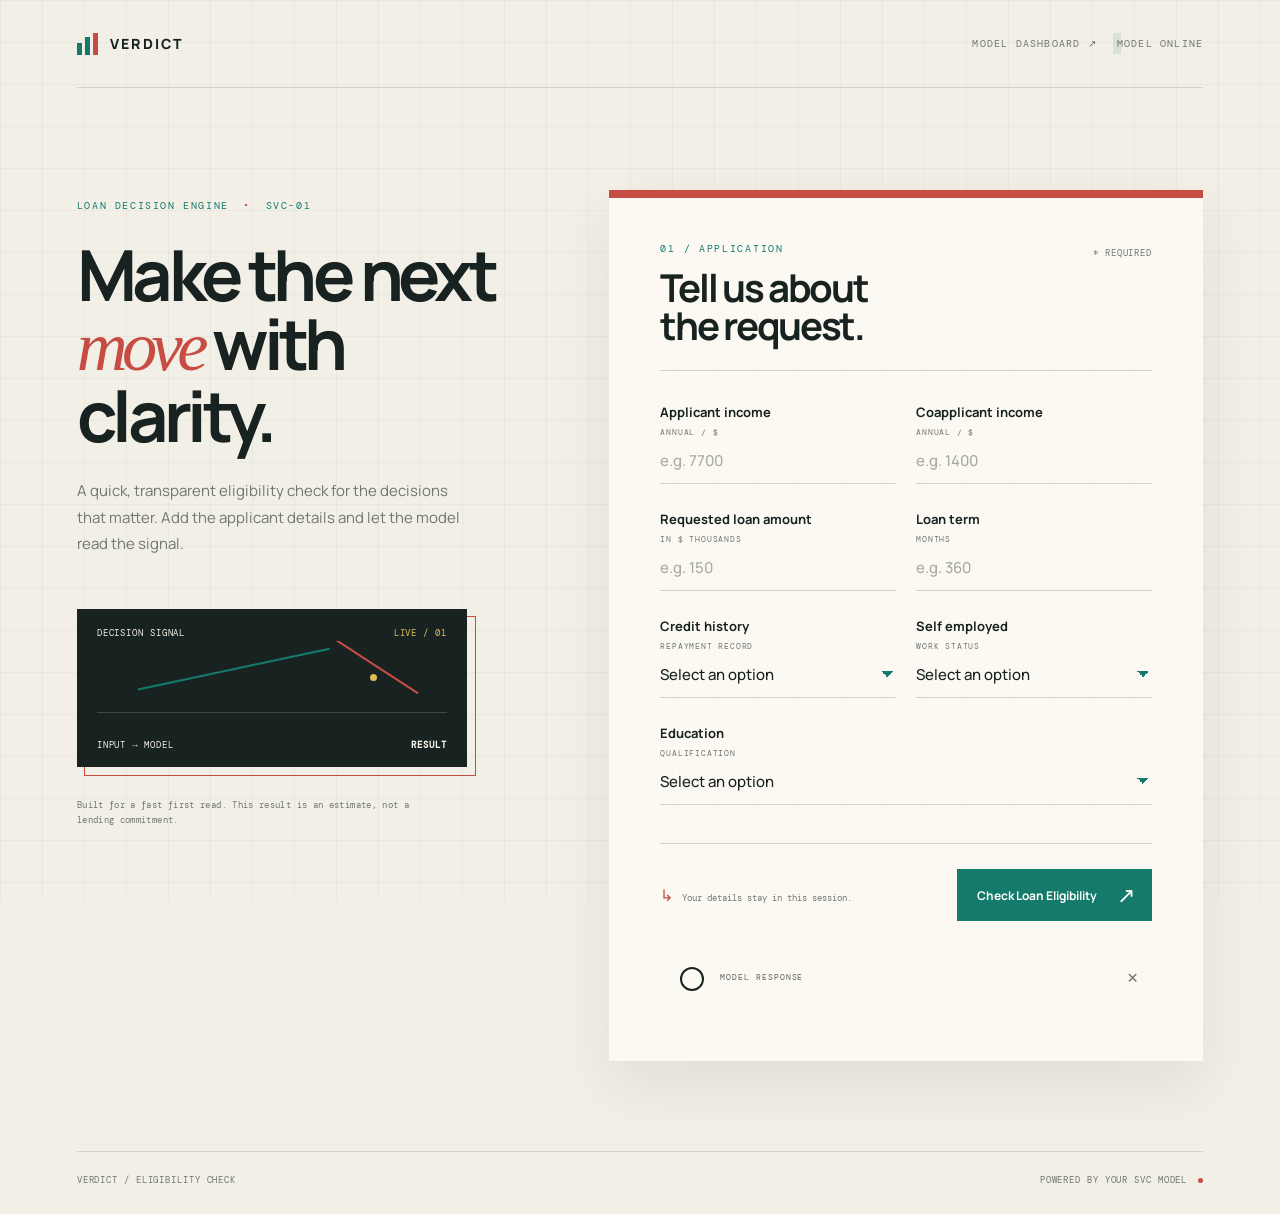
<file: index.html>
<!doctype html>
<html lang="en">
<head>
  <meta charset="UTF-8">
  <meta name="viewport" content="width=device-width, initial-scale=1.0">
  <meta name="description" content="Loan approval eligibility checker powered by a support vector classifier.">
  <title>Verdict | Loan Eligibility</title>
  <link rel="preconnect" href="https://fonts.googleapis.com">
  <link rel="preconnect" href="https://fonts.gstatic.com" crossorigin>
  <link href="https://fonts.googleapis.com/css2?family=DM+Mono:wght@400;500&family=Manrope:wght@400;500;600;700;800&display=swap" rel="stylesheet">
  <link rel="stylesheet" href="styles.css">
</head>
<body>
  <div class="page-shell">
    <header class="topbar">
      <a class="brand" href="/" aria-label="Verdict home">
        <span class="brand-mark" aria-hidden="true"><span></span><span></span><span></span></span>
        <span>VERDICT</span>
      </a>
      <nav class="api-status" style="gap:20px;">
        <a href="/dashboard.html" style="color:inherit;text-decoration:none;letter-spacing:.12em;">MODEL DASHBOARD ↗</a>
        <span><span class="status-dot" aria-hidden="true"></span>MODEL ONLINE</span>
      </nav>
    </header>

    <main class="main-grid">
      <section class="intro-panel" aria-labelledby="page-title">
        <p class="eyebrow">LOAN DECISION ENGINE <span>•</span> SVC-01</p>
        <h1 id="page-title">Make the next<br><em>move</em> with clarity.</h1>
        <p class="intro-copy">A quick, transparent eligibility check for the decisions that matter. Add the applicant details and let the model read the signal.</p>
        <div class="signal-card" aria-label="How the decision is made">
          <div class="signal-card-top"><span class="signal-label">DECISION SIGNAL</span><span class="signal-code">LIVE / 01</span></div>
          <div class="signal-graphic" aria-hidden="true">
            <span class="signal-line signal-line-one"></span>
            <span class="signal-line signal-line-two"></span>
            <span class="signal-point"></span>
            <span class="signal-axis"></span>
          </div>
          <div class="signal-card-bottom"><span>INPUT → MODEL</span><strong>RESULT</strong></div>
        </div>
        <p class="fine-print">Built for a fast first read. This result is an estimate, not a lending commitment.</p>
      </section>

      <section class="form-panel" aria-labelledby="form-title">
        <div class="form-heading">
          <div>
            <p class="section-kicker">01 / APPLICATION</p>
            <h2 id="form-title">Tell us about<br>the request.</h2>
          </div>
          <span class="required-note">* REQUIRED</span>
        </div>

        <form id="loan-form" novalidate>
          <div class="field-grid">
            <label class="field">
              <span>Applicant income <small>ANNUAL / $</small></span>
              <input type="number" name="ApplicantIncome" min="0" step="1" placeholder="e.g. 7700" required>
            </label>
            <label class="field">
              <span>Coapplicant income <small>ANNUAL / $</small></span>
              <input type="number" name="CoapplicantIncome" min="0" step="1" placeholder="e.g. 1400" required>
            </label>
            <label class="field">
              <span>Requested loan amount <small>IN $ THOUSANDS</small></span>
              <input type="number" name="LoanAmount" min="0" step="1" placeholder="e.g. 150" required>
            </label>
            <label class="field">
              <span>Loan term <small>MONTHS</small></span>
              <input type="number" name="Loan_Amount_Term" min="1" step="1" placeholder="e.g. 360" required>
            </label>
            <label class="field">
              <span>Credit history <small>REPAYMENT RECORD</small></span>
              <select name="Credit_History" required>
                <option value="" disabled selected>Select an option</option>
                <option value="1">Exists (1)</option>
                <option value="0">Does not exist (0)</option>
              </select>
            </label>
            <label class="field">
              <span>Self employed <small>WORK STATUS</small></span>
              <select name="Self_Employed" required>
                <option value="" disabled selected>Select an option</option>
                <option value="Yes">Yes</option>
                <option value="No">No</option>
              </select>
            </label>
            <label class="field field-wide">
              <span>Education <small>QUALIFICATION</small></span>
              <select name="Education" required>
                <option value="" disabled selected>Select an option</option>
                <option value="Graduate">Graduate</option>
                <option value="Not Graduate">Not Graduate</option>
              </select>
            </label>
          </div>

          <div class="form-actions">
            <p class="form-hint"><span aria-hidden="true">↳</span> Your details stay in this session.</p>
            <button type="submit" id="submit-button"><span class="button-text">Check Loan Eligibility</span><span class="button-arrow" aria-hidden="true">↗</span></button>
          </div>
        </form>

        <div id="result" class="result" role="status" aria-live="polite" hidden>
          <div class="result-icon" aria-hidden="true"></div>
          <div><span class="result-kicker">MODEL RESPONSE</span><h3 id="result-title"></h3><p id="result-detail"></p></div>
          <button type="button" class="dismiss-button" id="dismiss-result" aria-label="Dismiss result">×</button>
        </div>
      </section>
    </main>

    <footer class="footer"><span>VERDICT / ELIGIBILITY CHECK</span><span>POWERED BY YOUR SVC MODEL <i></i></span></footer>
  </div>
  <script src="app.js"></script>
</body>
</html>
</file>
<file: styles.css>
:root {
  --paper: #f2efe7;
  --paper-deep: #e8e4d9;
  --ink: #182321;
  --muted: #6f7771;
  --line: #d3d2c7;
  --teal: #137a6c;
  --teal-dark: #0e5b52;
  --coral: #c74d43;
  --yellow: #e1bc58;
  --white: #fffdf8;
  --shadow: 0 24px 55px rgba(24, 35, 33, 0.08);
}

* { box-sizing: border-box; }

html { min-width: 320px; scroll-behavior: smooth; }

body {
  margin: 0;
  background: var(--paper);
  color: var(--ink);
  font-family: "Manrope", sans-serif;
  min-height: 100vh;
}

body::before {
  background-image: linear-gradient(rgba(24, 35, 33, .035) 1px, transparent 1px), linear-gradient(90deg, rgba(24, 35, 33, .035) 1px, transparent 1px);
  background-size: 42px 42px;
  content: "";
  inset: 0;
  pointer-events: none;
  position: fixed;
  z-index: -1;
}

.page-shell { margin: 0 auto; max-width: 1440px; padding: 0 6vw; }

.topbar { align-items: center; border-bottom: 1px solid var(--line); display: flex; justify-content: space-between; min-height: 88px; }
.brand { align-items: center; color: var(--ink); display: flex; font-size: 14px; font-weight: 800; gap: 12px; letter-spacing: .16em; text-decoration: none; }
.brand-mark { align-items: end; display: flex; gap: 3px; height: 22px; }
.brand-mark span { background: var(--teal); display: block; height: 12px; width: 5px; }
.brand-mark span:nth-child(2) { height: 18px; }
.brand-mark span:nth-child(3) { background: var(--coral); height: 22px; }
.api-status, .required-note, .section-kicker, .eyebrow, .signal-label, .signal-code, .result-kicker, .footer { font-family: "DM Mono", monospace; }
.api-status { align-items: center; color: var(--muted); display: flex; font-size: 10px; gap: 8px; letter-spacing: .12em; }
.status-dot { background: var(--teal); border-radius: 50%; box-shadow: 0 0 0 4px rgba(19, 122, 108, .12); height: 7px; width: 7px; }

.main-grid { display: grid; gap: clamp(40px, 8vw, 145px); grid-template-columns: minmax(280px, .84fr) minmax(480px, 1.16fr); padding: clamp(58px, 8vw, 120px) 0 90px; }
.intro-panel { padding-top: 9px; }
.eyebrow { color: var(--teal); font-size: 10px; letter-spacing: .16em; margin: 0 0 28px; }
.eyebrow span { color: var(--coral); padding: 0 7px; }
h1, h2, h3, p { margin-top: 0; }
h1 { font-size: clamp(42px, 5.5vw, 78px); font-weight: 700; letter-spacing: -.065em; line-height: .98; margin-bottom: 28px; }
h1 em { color: var(--coral); font-family: Georgia, serif; font-weight: 400; letter-spacing: -.08em; }
.intro-copy { color: var(--muted); font-size: 15px; line-height: 1.75; max-width: 390px; }
.signal-card { background: var(--ink); color: var(--paper); margin-top: 52px; max-width: 390px; padding: 18px 20px 16px; position: relative; }
.signal-card::after { border: 1px solid var(--coral); content: ""; height: 100%; left: 7px; position: absolute; top: 7px; width: 100%; z-index: -1; }
.signal-card-top, .signal-card-bottom { align-items: center; display: flex; font-family: "DM Mono", monospace; font-size: 9px; justify-content: space-between; letter-spacing: .1em; }
.signal-code { color: var(--yellow); }
.signal-graphic { height: 98px; margin: 2px 0 0; overflow: hidden; position: relative; }
.signal-axis { background: rgba(242, 239, 231, .18); bottom: 26px; height: 1px; left: 0; position: absolute; right: 0; }
.signal-line { border-top: 2px solid var(--teal); height: 100px; left: 14%; position: absolute; top: 26px; transform: rotate(-12deg); width: 56%; }
.signal-line-two { border-color: var(--coral); left: 53%; top: 11px; transform: rotate(33deg); width: 34%; }
.signal-point { background: var(--yellow); border: 4px solid var(--ink); border-radius: 50%; height: 15px; left: 77%; position: absolute; top: 29px; width: 15px; }
.fine-print { color: var(--muted); font-family: "DM Mono", monospace; font-size: 9px; letter-spacing: .04em; line-height: 1.7; margin-top: 31px; max-width: 340px; }

.form-panel { background: rgba(255, 253, 248, .72); box-shadow: var(--shadow); padding: clamp(28px, 4vw, 54px); position: relative; }
.form-panel::before { background: var(--coral); content: ""; height: 8px; left: 0; position: absolute; right: 0; top: 0; }
.form-heading { align-items: start; border-bottom: 1px solid var(--line); display: flex; justify-content: space-between; margin-bottom: 32px; padding-bottom: 25px; }
.section-kicker { color: var(--teal); font-size: 10px; letter-spacing: .17em; margin-bottom: 14px; }
h2 { font-size: clamp(29px, 3vw, 42px); letter-spacing: -.06em; line-height: 1; margin-bottom: 0; }
.required-note { color: var(--muted); font-size: 9px; letter-spacing: .1em; padding-top: 5px; }
.field-grid { display: grid; gap: 26px 20px; grid-template-columns: 1fr 1fr; }
.field { display: block; min-width: 0; }
.field > span { display: flex; flex-direction: column; font-size: 13px; font-weight: 700; gap: 6px; }
.field small { color: var(--muted); font-family: "DM Mono", monospace; font-size: 8px; font-weight: 400; letter-spacing: .1em; }
.field-wide { grid-column: 1 / -1; }
input, select { appearance: none; background: transparent; border: 0; border-bottom: 1px solid var(--line); border-radius: 0; color: var(--ink); font: 500 15px "Manrope", sans-serif; margin-top: 13px; outline: 0; padding: 0 0 12px; transition: border-color .2s, background-color .2s; width: 100%; }
input::placeholder { color: #a6aaa1; }
select { background: linear-gradient(45deg, transparent 50%, var(--teal) 50%) calc(100% - 9px) 7px / 6px 6px no-repeat, linear-gradient(135deg, var(--teal) 50%, transparent 50%) calc(100% - 3px) 7px / 6px 6px no-repeat; cursor: pointer; padding-right: 20px; }
input:focus, select:focus { border-color: var(--teal); }
input:user-invalid:not(:focus), select:user-invalid:not(:focus) { border-color: rgba(199, 77, 67, .45); }
.form-actions { align-items: center; border-top: 1px solid var(--line); display: flex; gap: 22px; justify-content: space-between; margin-top: 38px; padding-top: 25px; }
.form-hint { color: var(--muted); font-family: "DM Mono", monospace; font-size: 9px; line-height: 1.6; margin: 0; }
.form-hint span { color: var(--coral); font-size: 16px; margin-right: 4px; }
button { border: 0; cursor: pointer; font: inherit; }
#submit-button { align-items: center; background: var(--teal); color: var(--white); display: flex; font-size: 12px; font-weight: 700; gap: 20px; justify-content: space-between; min-height: 52px; padding: 0 17px 0 20px; transition: background .2s, transform .2s; }
#submit-button:hover { background: var(--teal-dark); transform: translateY(-2px); }
#submit-button:focus-visible, .dismiss-button:focus-visible { outline: 3px solid var(--yellow); outline-offset: 3px; }
#submit-button:disabled { cursor: wait; opacity: .65; transform: none; }
.button-arrow { font-size: 22px; font-weight: 400; line-height: 1; }
.result { align-items: center; animation: reveal .35s ease both; display: flex; gap: 16px; margin-top: 28px; padding: 18px 20px; position: relative; }
.result.approved { background: #dceee8; color: var(--teal-dark); }
.result.rejected, .result.error { background: #f5dfda; color: #8a302b; }
.result-icon { border: 2px solid currentColor; border-radius: 50%; flex: 0 0 24px; height: 24px; position: relative; width: 24px; }
.result.approved .result-icon::after { border-bottom: 2px solid currentColor; border-right: 2px solid currentColor; content: ""; height: 10px; left: 7px; position: absolute; top: 4px; transform: rotate(45deg); width: 5px; }
.result.rejected .result-icon::before, .result.rejected .result-icon::after { background: currentColor; content: ""; height: 2px; left: 4px; position: absolute; top: 9px; transform: rotate(45deg); width: 12px; }
.result.rejected .result-icon::after { transform: rotate(-45deg); }
.result-kicker { display: block; font-size: 8px; letter-spacing: .12em; margin-bottom: 5px; opacity: .7; }
.result h3 { font-size: 22px; letter-spacing: -.04em; margin-bottom: 3px; }
.result p { font-size: 12px; line-height: 1.5; margin-bottom: 0; }
.dismiss-button { background: transparent; color: currentColor; font-size: 23px; opacity: .6; padding: 5px; position: absolute; right: 9px; top: 7px; }
.footer { border-top: 1px solid var(--line); color: var(--muted); display: flex; font-size: 9px; justify-content: space-between; letter-spacing: .1em; padding: 22px 0 28px; }
.footer i { background: var(--coral); border-radius: 50%; display: inline-block; height: 5px; margin-left: 5px; width: 5px; }
@keyframes reveal { from { opacity: 0; transform: translateY(8px); } to { opacity: 1; transform: translateY(0); } }

@media (max-width: 900px) {
  .main-grid { gap: 65px; grid-template-columns: 1fr; }
  .intro-panel { max-width: 650px; }
  .signal-card { max-width: 440px; }
}

@media (max-width: 560px) {
  .page-shell { padding: 0 22px; }
  .topbar { min-height: 72px; }
  .api-status { font-size: 8px; }
  .main-grid { padding: 48px 0 60px; }
  h1 { font-size: 48px; }
  .signal-card { margin-top: 38px; }
  .form-panel { padding: 28px 20px 22px; }
  .field-grid { grid-template-columns: 1fr; }
  .field-wide { grid-column: auto; }
  .form-actions { align-items: stretch; flex-direction: column; }
  #submit-button { width: 100%; }
  .footer { flex-direction: column; gap: 10px; line-height: 1.6; }
}
</file>
